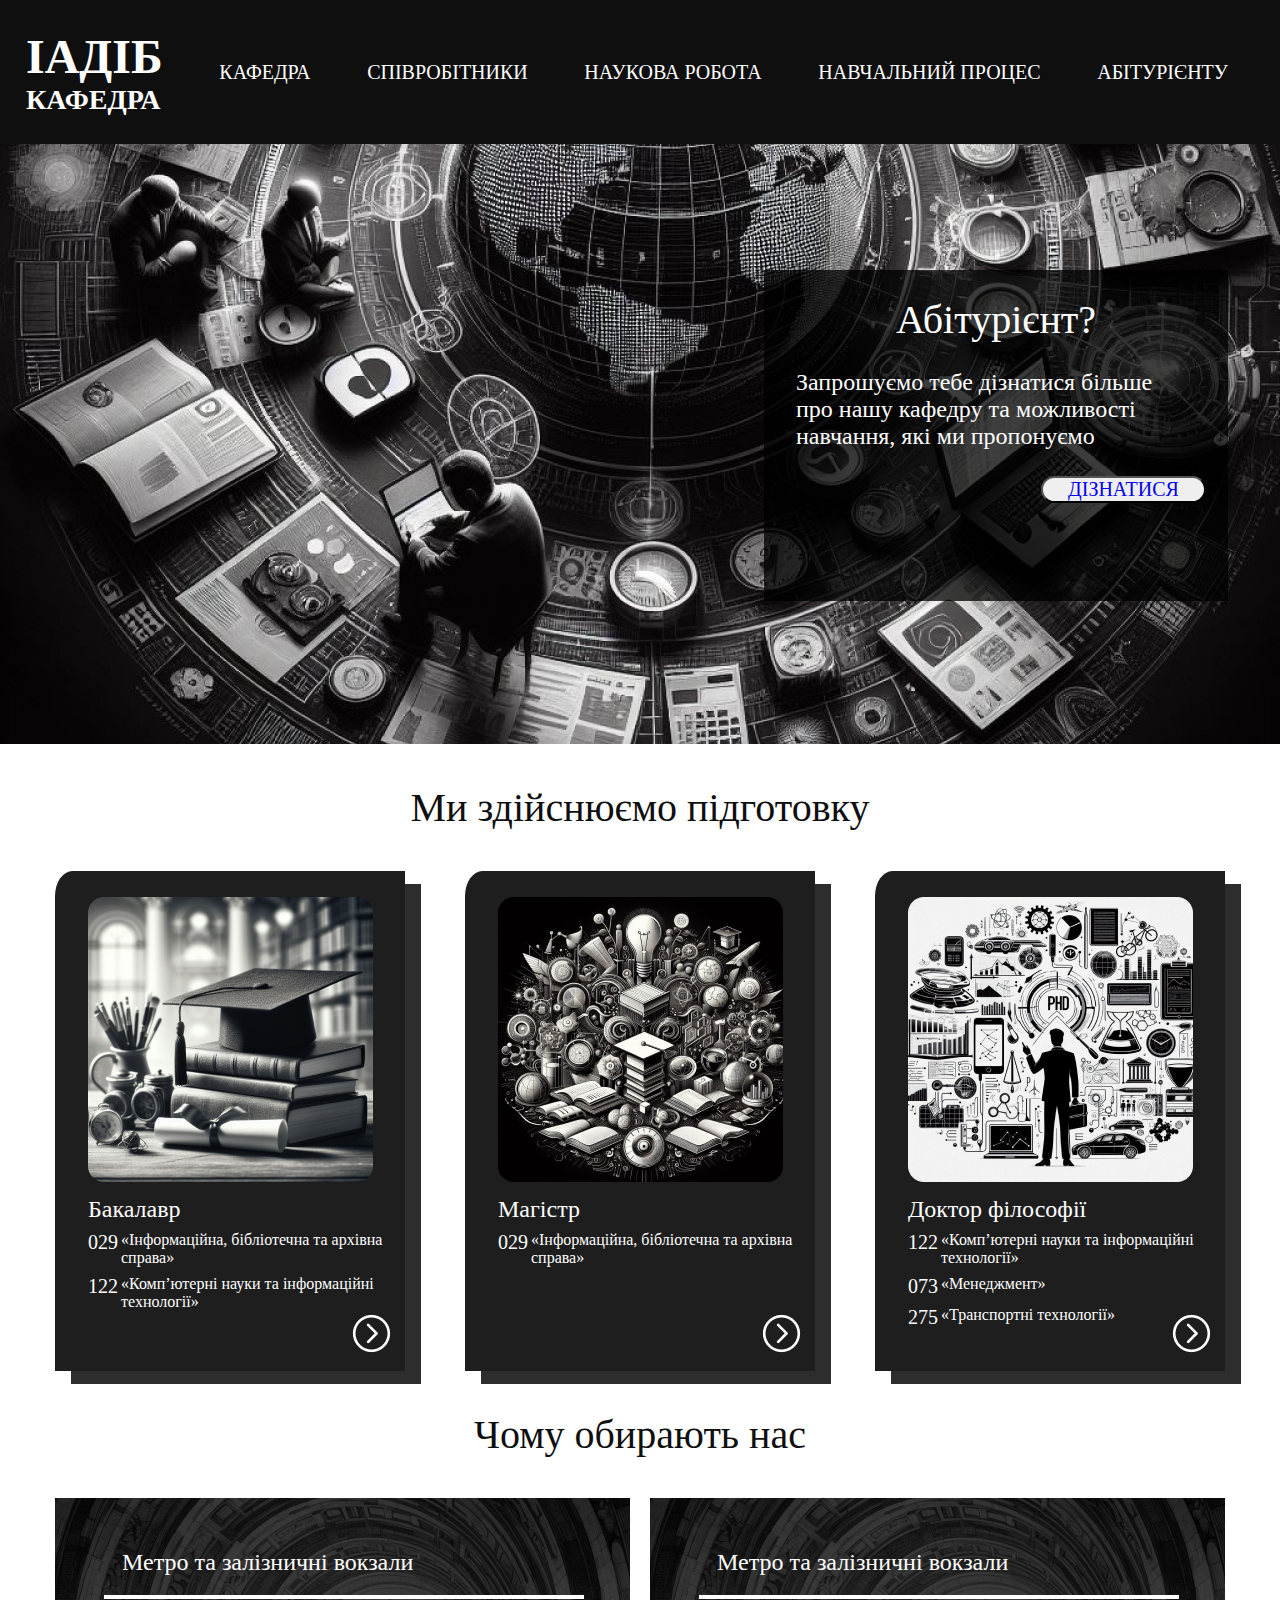
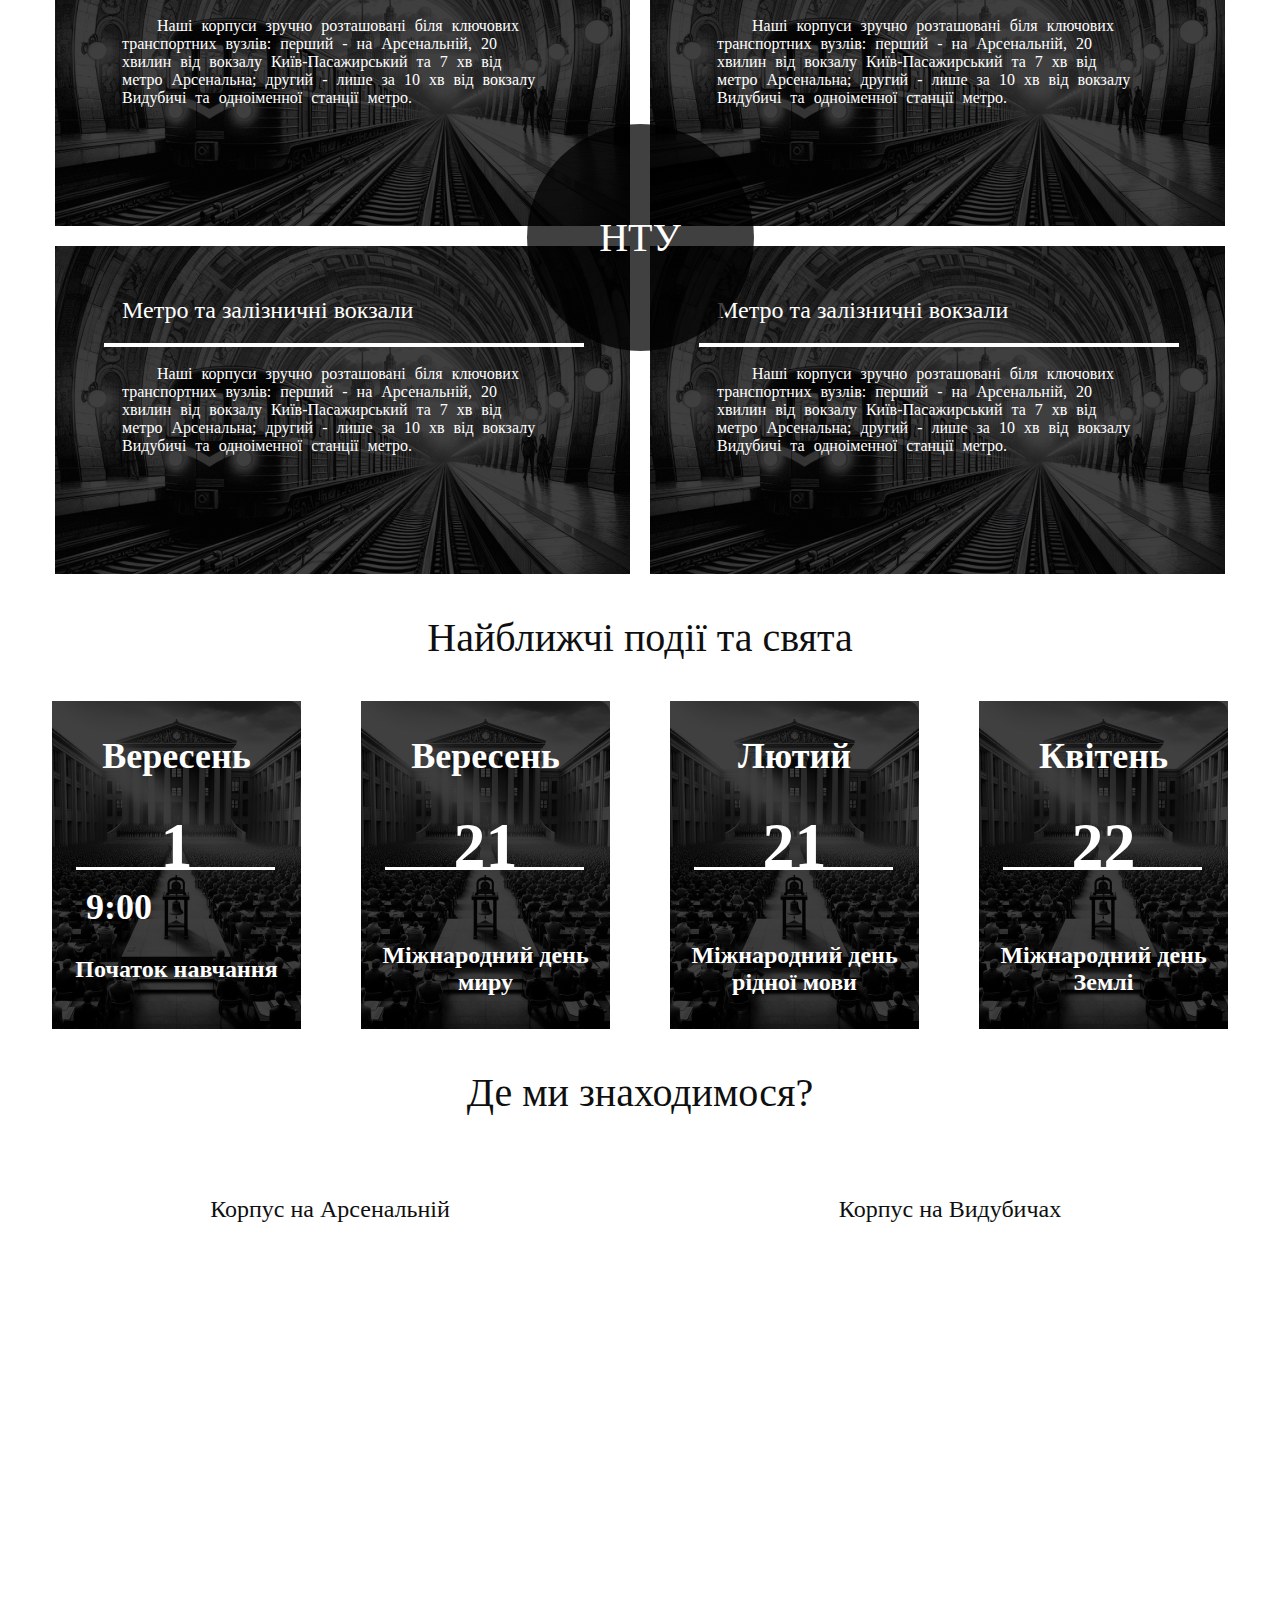
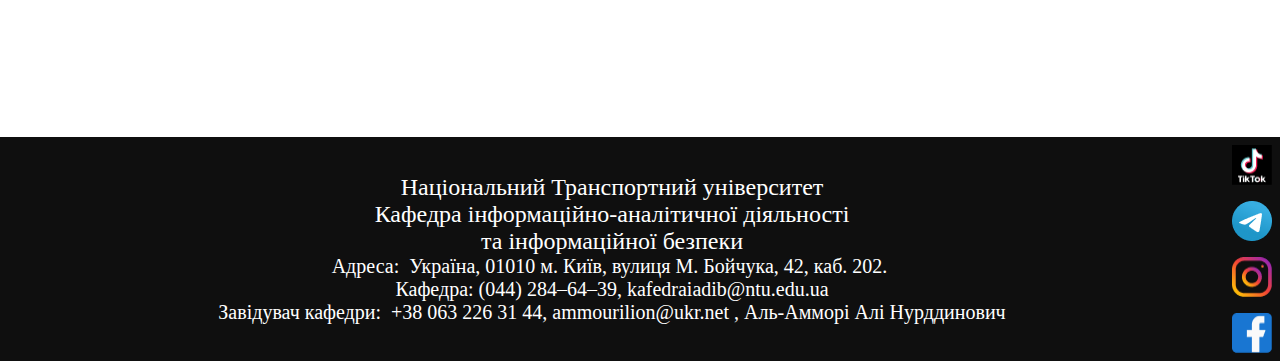
<file: index.html>
<!DOCTYPE html>
<html lang="en">
<head>
    <meta charset="UTF-8">
    <meta name="viewport" content="width=device-width, initial-scale=1.0">
    <title>ІАДІБ Кафедра</title>
    <link rel="stylesheet" href="style.css">
</head>
<body>
    <header class="header">
        <div class="menu">
            <a class="menu__item" href="/index.html"><h1>ІАДІБ</h1> <h3>Кафедра</h3></a> 
            <a class="menu__item" href="">Кафедра</a> 
            <a class="menu__item" href="">Співробітники</a> 
            <a class="menu__item" href="">Наукова робота</a> 
            <a class="menu__item" href="">Навчальний процес</a> 
            <a class="menu__item" href="/abitur.html">Абітурієнту</a> 
        </div>
    </header>
    <main class="main">
        <div class="abitur">
            <div class="message">
                <div class="message__title">Абітурієнт?</div>
                <div class="message__text">Запрошуємо тебе дізнатися більше про нашу кафедру та можливості навчання, які ми
                    пропонуємо</divmessage__text>
                </div>
                <button class="message__button">
                    <a class="message__button--link" href="/abitur.html">ДІЗНАТИСЯ</a>
                </button>
            </div>
        </div>

        <div class="education ">
            <div class="education__title">Ми здійснюємо підготовку</div>
            <div class="education__programs">
                <div class="education__culumn">
                    <div class="item-about">
                        <div class="item-about__icon">
                            <img src="images/bakalavr.png" alt="Бакалавр">
                        </div>
                        <div class="item-about__title">Бакалавр</div>
                        <div class="item-about__text">
                            <div class="item-about__text--number">029 </div>
                            <div class="item-about__text--text">«Інформаційна, бібліотечна
                                та архівна справа»</div>
                        </div>
                        <div class="item-about__text">
                            <div class="item-about__text--number">122</div>
                            <div class="item-about__text--text">«Комп’ютерні науки та
                                інформаційні технології»</div>
                        </div>
                        <a href="/abitur.html" class="item-about__down-icon">
                            <img src="images/nextIcon.png" alt="Перейти">
                        </a>
                    </div>
                </div>

                <div class="education__culumn">
                    <div class="item-about">
                        <div class="item-about__icon">
                            <img src="images/Magistr.png" alt="Магістр">
                        </div>
                        <div class="item-about__title">Магістр</div>
                        <div class="item-about__text">
                            <div class="item-about__text--number">029 </div>
                            <div class="item-about__text--text">«Інформаційна, бібліотечна
                                та архівна справа»</div>
                        </div>
                        <a href="/abitur.html" class="item-about__down-icon">
                            <img src="images/nextIcon.png" alt="Перейти">
                        </a>
                    </div>
                </div>

                <div class="education__culumn">
                    <div class="item-about">
                        <div class="item-about__icon">
                            <img src="images/doctor.png" alt="Доктор філософії">
                        </div>
                        <div class="item-about__title">Доктор філософії</div>
                        <div class="item-about__text">
                            <div class="item-about__text--number">122</div>
                            <div class="item-about__text--text">«Комп’ютерні науки та
                                інформаційні технології»</div>
                        </div>
                        
                        <div class="item-about__text">
                            <div class="item-about__text--number">073 </div>
                            <div class="item-about__text--text">«Менеджмент»</div>
                        </div>
                        <div class="item-about__text">
                            <div class="item-about__text--number">275 </div>
                            <div class="item-about__text--text">«Транспортні технології»</div>
                        </div>
                        <a href="/abitur.html" class="item-about__down-icon">
                            <img src="images/nextIcon.png" alt="Перейти">
                        </a>
                    </div>
                </div>
            </div>
        </div>

        <div class="choose-us">
            <div class="choose-us__title">Чому обирають нас</div>
            <div class="choose-us__advantages">
                <div class="advantages-item">
                    <img class="advantages-item__back-image" src="images/metro.png" alt="">
                    <div class="advantages-item__title">Метро та залізничні вокзали</div>
                    <div class="advantages-item__line"></div>
                    <div class="advantages-item__text">Наші корпуси зручно розташовані біля ключових транспортних вузлів: перший - на Арсенальній, 20 хвилин від вокзалу Київ-Пасажирський та 7 хв від метро Арсенальна; другий - лише за 10 хв від вокзалу Видубичі та одноіменної станції метро.</div>
                </div>

                <div class="advantages-item">
                    <img class="advantages-item__back-image" src="images/metro.png" alt="">
                    <div class="advantages-item__title">Метро та залізничні вокзали</div>
                    <div class="advantages-item__line"></div>
                    <div class="advantages-item__text">Наші корпуси зручно розташовані біля ключових транспортних вузлів: перший - на Арсенальній, 20 хвилин від вокзалу Київ-Пасажирський та 7 хв від метро Арсенальна; другий - лише за 10 хв від вокзалу Видубичі та одноіменної станції метро.</div>
                </div>

                <div class="advantages-item">
                    <img class="advantages-item__back-image" src="images/metro.png" alt="">
                    <div class="advantages-item__title">Метро та залізничні вокзали</div>
                    <div class="advantages-item__line"></div>
                    <div class="advantages-item__text">Наші корпуси зручно розташовані біля ключових транспортних вузлів: перший - на Арсенальній, 20 хвилин від вокзалу Київ-Пасажирський та 7 хв від метро Арсенальна; другий - лише за 10 хв від вокзалу Видубичі та одноіменної станції метро.</div>
                </div>

                <div class="advantages-item">
                    <img class="advantages-item__back-image" src="images/metro.png" alt="">
                    <div class="advantages-item__title">Метро та залізничні вокзали</div>
                    <div class="advantages-item__line"></div>
                    <div class="advantages-item__text">Наші корпуси зручно розташовані біля ключових транспортних вузлів: перший - на Арсенальній, 20 хвилин від вокзалу Київ-Пасажирський та 7 хв від метро Арсенальна; другий - лише за 10 хв від вокзалу Видубичі та одноіменної станції метро.</div>
                </div>
            </div>
            <div class="choose-us__dot">НТУ</div>
            
        </div>

        <div class="events">
            <div class="events__title">Найближчі події та свята</div>
            <div class="events__programs">
                <div class="education__culumn">
                    <div class="item-about">
                        <div class="item-about__title">Вересень</div>
                        <div class="item-about__number">1 </div>
                        <div class="item-about__line"></div>
                        <div class="item-about__time">9:00</div>
                        <div class="box">
                            <div class="item-about__text">Початок навчання</div>
                        </div>
                    </div>
                </div>

                <div class="education__culumn">
                    <div class="item-about">
                        <div class="item-about__title">Вересень</div>
                        <div class="item-about__number">21 </div>
                        <div class="item-about__line"></div>
                        <div class="item-about__time"></div>
                        <div class="box">
                            <div class="item-about__text">Міжнародний день миру</div>
                        </div>
                    </div>
                </div>

                <div class="education__culumn">
                    <div class="item-about">
                        <div class="item-about__title">Лютий</div>
                        <div class="item-about__number">21 </div>
                        <div class="item-about__line"></div>
                        <div class="item-about__time"></div>
                        <div class="box">
                            <div class="item-about__text">Міжнародний день рідної мови</div>
                        </div>
                    </div>
                </div>

                <div class="education__culumn">
                    <div class="item-about">
                        <div class="item-about__title">Квітень</div>
                        <div class="item-about__number">22 </div>
                        <div class="item-about__line"></div>
                        <div class="item-about__time"> </div>
                        <div class="box">
                            <div class="item-about__text">Міжнародний день Землі</div>
                        </div>  
                    </div>
                </div>

            </div>
        </div>

        <div class="whereAreWe">
            <div class="whereAreWe__title">Де ми знаходимося?</div>
            <div class="whereAreWe__sum">
                <div class="whereAreWe__arsenal">
                    <div class="arsenal">Корпус на Арсенальній</div>
                    <iframe src="https://www.google.com/maps/embed?pb=!1m18!1m12!1m3!1d755.4649309418169!2d30.54990839364775!3d50.43977799520259!2m3!1f0!2f0!3f0!3m2!1i1024!2i768!4f13.1!3m3!1m2!1s0x40d4cfa6800aab1f%3A0x480dab17a69b013f!2z0J3QsNGG0LjQvtC90LDQu9GM0L3Ri9C5INCi0YDQsNC90YHQv9C-0YDRgtC90YvQuSDQo9C90LjQstC10YDRgdC40YLQtdGC!5e0!3m2!1sru!2sua!4v1712303904963!5m2!1sru!2sua" width="600" height="450" style="border:0;" allowfullscreen="" loading="lazy" referrerpolicy="no-referrer-when-downgrade"></iframe>
                </div>
                <div class="whereAreWe__vidub">
                    <div class="arsenal">Корпус на Видубичах</div>
                    <iframe src="https://www.google.com/maps/embed?pb=!1m18!1m12!1m3!1d899.0598082223078!2d30.551091680841317!3d50.40523255837014!2m3!1f0!2f0!3f0!3m2!1i1024!2i768!4f13.1!3m3!1m2!1s0x40d4cf5bf65b57a9%3A0xa9568326ab4ebc7d![base64]!5e0!3m2!1sru!2sua!4v1712304071700!5m2!1sru!2sua" width="600" height="450" style="border:0;" allowfullscreen="" loading="lazy" referrerpolicy="no-referrer-when-downgrade"></iframe>
                </div>
            </div>
        </div>

        <div class="footer">
            <div class="footer__text">
                <p class="footer__bold">Національний Транспортний університет</p>
                <p class="footer__bold">Кафедра інформаційно-аналітичної діяльності <br>та інформаційної безпеки</p>
                <p class="footer__thick">Адреса:  Україна, 01010 м. Київ, вулиця М. Бойчука, 42, каб. 202. </p>
                <p class="footer__thick">Кафедра:  (044) 284–64–39, kafedraiadib@ntu.edu.ua</p>
                <p class="footer__thick">Завідувач кафедри:  +38 063 226 31 44, ammourilion@ukr.net , Аль-Амморі Алі Нурддинович</p>
            </div>

            <div class="footer__images">
                <img class="footer__image" src="images/tiktik.png" alt="">
                <img class="footer__image" src="images/telegram.png" alt="">
                <img class="footer__image" src="images/instagram.png" alt="">
                <img class="footer__image" src="images/facebook.png" alt="">
            </div>
        </div>
    </main>
</body>
</html>
</file>
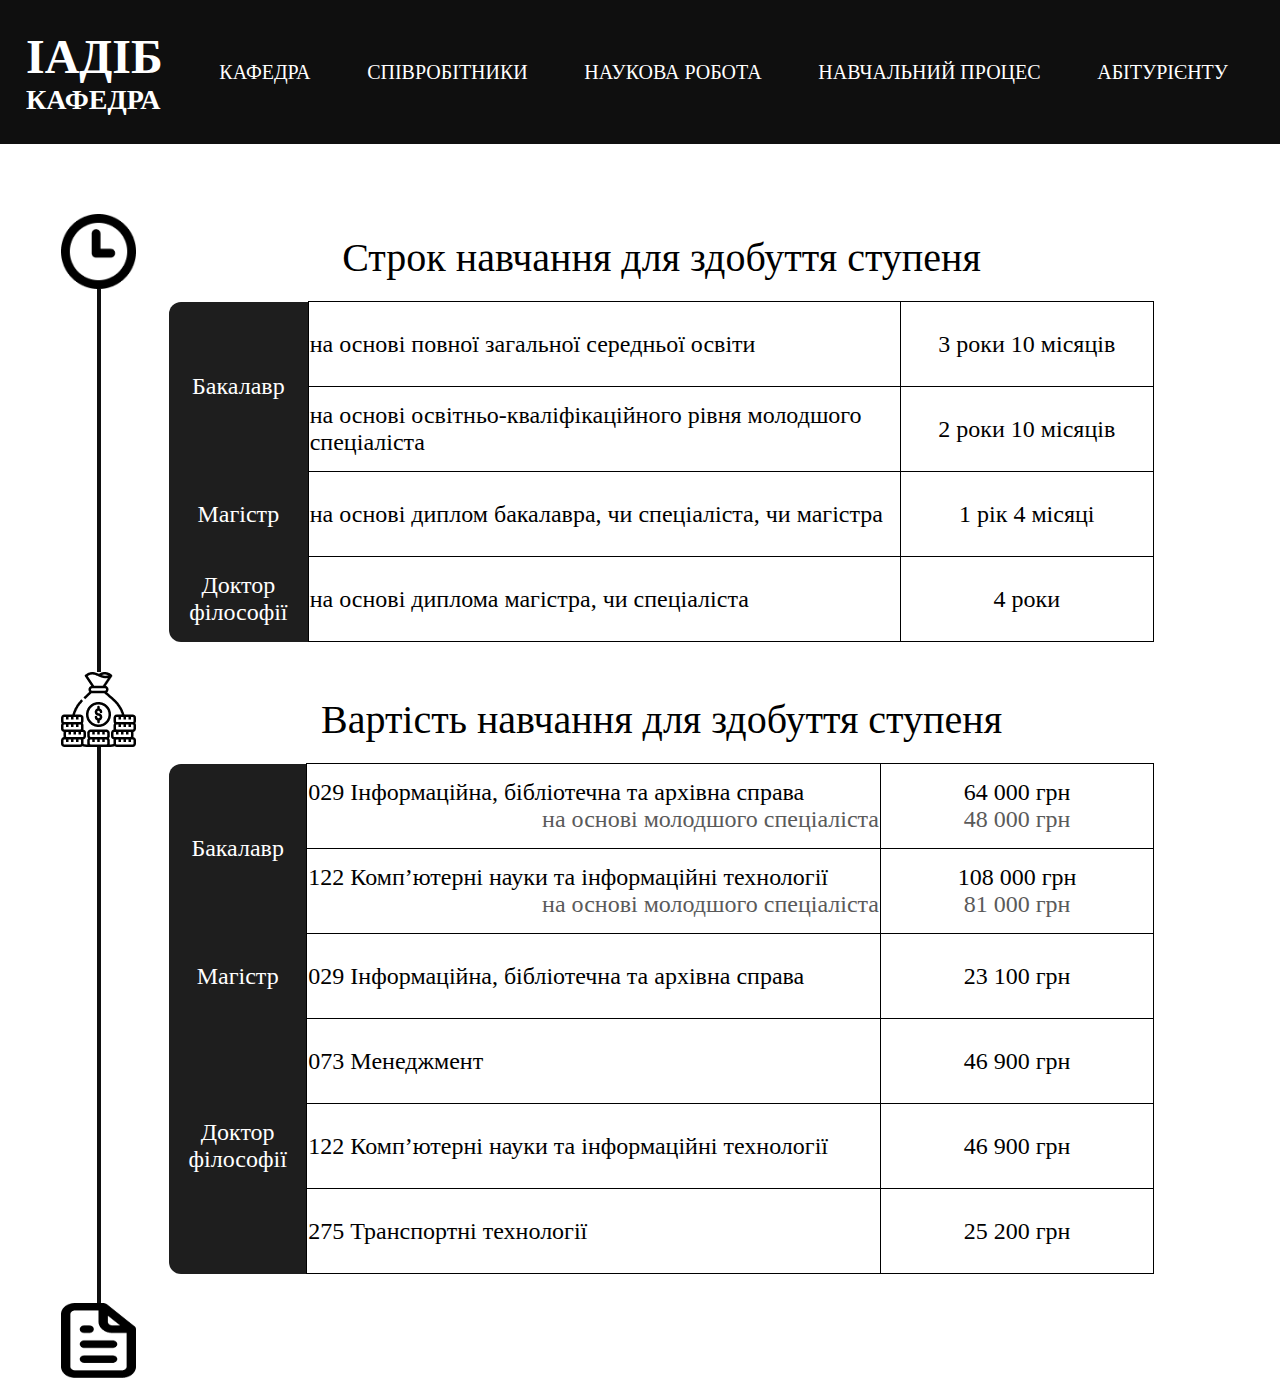
<file: abitur.html>
<!DOCTYPE html>
<html lang="en">
<head>
    <meta charset="UTF-8">
    <meta name="viewport" content="width=device-width, initial-scale=1.0">
    <title>ІАДІБ Кафедра</title>
    <link rel="stylesheet" href="styleAbitur.css">
</head>
<body>
    <header class="header">
        <div class="menu">
            <a class="menu__item" href="/index.html"><h1>ІАДІБ</h1> <h3>Кафедра</h3></a> 
            <a class="menu__item" href="">Кафедра</a> 
            <a class="menu__item" href="">Співробітники</a> 
            <a class="menu__item" href="">Наукова робота</a> 
            <a class="menu__item" href="">Навчальний процес</a> 
            <a class="menu__item" href="">Абітурієнту</a> 
        </div>
    </header>
    <main class="main">
        <div class="requirements">
            <div class="path">
                <img src="/images/term.png" alt="">
                <div class="space1"></div>
                <img src="/images/price.png" alt="">
                <div class="space2"></div>
                <img src="/images/document.png" alt="">
            </div>
            <div class="programs">
                <div class="term">
                    <div class="Title">Строк навчання для здобуття ступеня</div>
                    <table class="termStupin">
                        <tr>
                            <td class="stupin-1" rowspan="2">Бакалавр</td>
                            <td class="name">на основі повної загальної середньої освіти</td>
                            <td class="time">3 роки 10 місяців</td>
                        </tr>
                        <tr>
                            <td class="name">на основі освітньо-кваліфікаційного рівня молодшого спеціаліста</td>
                            <td class="time">2 роки 10 місяців</td>
                        </tr>
                        <tr>
                            <td class="stupin">Магістр</td>
                            <td class="name">на основі диплом бакалавра, чи спеціаліста, чи магістра</td>
                            <td class="time">1 рік 4 місяці</td>
                        </tr>
                        <tr>
                            <td class="stupin-3">Доктор філософії</td>
                            <td class="name">на основі диплома магістра, чи спеціаліста</td>
                            <td class="time">4 роки</td>
                        </tr>
                    </table>
                </div>

                <div class="price">
                    <div class="Title">Вартість навчання для здобуття ступеня</div>
                    <table class="termStupin">
                        <tr>
                            <td class="stupin-1" rowspan="2">Бакалавр</td>
                            <td class="name">029 Інформаційна, бібліотечна та архівна справа <br> <div class="subtext1"> на основі молодшого спеціаліста</div></td>
                            <td class="cost">64 000 грн <br> <div class="subtext">48 000 грн</div></td>
                        </tr>
                        <tr>
                            <td class="name">122 Комп’ютерні науки та інформаційні технології <br> <div class="subtext1"> на основі молодшого спеціаліста</div></td>
                            <td class="cost">108 000 грн <br> <div class="subtext">81 000 грн</div></td>
                        </tr>
                        <tr>
                            <td class="stupin">Магістр</td>
                            <td class="name">029 Інформаційна, бібліотечна та архівна справа</td>
                            <td class="cost">23 100 грн</td>
                        </tr>
                        <tr>
                            <td class="stupin-3" rowspan="3">Доктор філософії</td>
                            <td class="name">073 Менеджмент</td>
                            <td class="cost">46 900 грн</td>
                        </tr>
                        <tr>
                            <td class="name">122 Комп’ютерні науки та інформаційні технології</td>
                            <td class="cost">46 900 грн</td>
                        </tr>
                        <tr>
                            <td class="name">275 Транспортні технології</td>
                            <td class="cost">25 200 грн</td>
                        </tr>
                    </table>
                </div>

                <div class="documents">
                    
                </div>
            </div>
        </div>
    </main>
</body>
</html>
</file>
<file: style.css>
body {
  margin: 0;
}

h1 {
  font-family: "Kyiv*Type Titling";
  color: #FFFFFF;
  font-size: 48px;
  font-weight: 900;
  margin: 0;
  text-transform: uppercase;
}

h3 {
  font-family: "Kyiv*Type Titling";
  color: #FFFFFF;
  font-size: 28px;
  font-weight: 800;
  margin: 0;
  text-transform: uppercase;
}

.header .menu {
  height: 144px;
  background-color: #0f0f0f;
  display: flex;
  flex-direction: row;
  align-items: center;
  justify-content: space-between;
  gap: 30px;
}
.header .menu:first-of-type {
  padding-left: 26px;
}
.header .menu:last-of-type {
  padding-right: 52px;
}
.header .menu__item {
  font-family: "Kyiv*Type Titling";
  font-weight: normal;
  font-size: 20px;
  color: #FFFFFF;
  text-transform: uppercase;
  text-decoration: none;
}

.abitur {
  background-image: url(images/abitur.png);
  width: 100%;
  height: 600px;
  background-size: cover;
  background-position: center bottom;
}
.abitur .message {
  display: flex;
  flex-direction: column;
  position: absolute;
  width: 464px;
  height: 331px;
  margin-left: 764px;
  margin-top: 126px;
  background-color: rgba(0, 0, 0, 0.7490196078);
  align-items: center;
}
.abitur .message__title {
  font-family: "Kyiv*Type Titling";
  color: #FFFFFF;
  font-size: 40px;
  font-weight: normal;
  margin-top: 26px;
}
.abitur .message__text {
  font-family: "Kyiv*Type Titling";
  color: #FFFFFF;
  font-size: 24px;
  font-weight: normal;
  margin-top: 26px;
  margin-left: 32px;
  margin-right: 47px;
}
.abitur .message__button {
  font-family: "Kyiv*Type Titling";
  color: #0f0f0f;
  font-size: 20px;
  font-weight: normal;
  margin-top: 26px;
  margin-left: 255px;
  border-radius: 16px;
  padding: 0 25px;
}
.abitur .message__button--link {
  text-decoration: none;
}

.education {
  height: auto;
  display: flex;
  background-color: #FFFFFF;
  justify-content: center;
  align-items: center;
  flex-direction: column;
}
.education__title {
  font-family: "Kyiv*Type Titling";
  color: #0f0f0f;
  font-size: 40px;
  font-weight: normal;
  margin-top: 40px;
  text-align: center;
  margin-bottom: 40px;
}
.education__programs {
  display: flex;
  justify-content: center;
  gap: 60px;
}
.education__programs .education__culumn .item-about {
  height: 500px;
  width: 350px;
  background-color: #1E1E1E;
  overflow: auto;
  box-shadow: 16px 13px #2D2D2D;
  border-radius: 5% 0% 0% 0%;
  position: relative;
}
.education__programs .education__culumn .item-about__icon {
  margin-top: 26px;
  margin-left: 33px;
}
.education__programs .education__culumn .item-about__title {
  font-family: "Kyiv*Type Titling";
  color: #FFFFFF;
  font-size: 24px;
  font-weight: 500;
  margin-top: 10px;
  margin-left: 33px;
}
.education__programs .education__culumn .item-about__text {
  margin-top: 8px;
  display: flex;
}
.education__programs .education__culumn .item-about__text--number {
  font-family: "Kyiv*Type Titling";
  color: #FFFFFF;
  font-size: 20px;
  font-weight: 300;
  margin-left: 33px;
  margin-right: 3px;
}
.education__programs .education__culumn .item-about__text--text {
  font-family: "Kyiv*Type Titling";
  color: #FFFFFF;
  font-size: 16px;
  font-weight: 300;
}
.education__programs .education__culumn .item-about__down-icon {
  position: absolute;
  bottom: 6px;
  right: 6px;
}

.choose-us {
  height: auto;
  display: flex;
  background-color: #FFFFFF;
  justify-content: center;
  align-items: center;
  flex-direction: column;
  z-index: 1;
}
.choose-us__title {
  font-family: "Kyiv*Type Titling";
  color: #0f0f0f;
  font-size: 40px;
  font-weight: normal;
  margin-top: 40px;
  text-align: center;
  margin-bottom: 40px;
}
.choose-us__dot {
  height: 227px;
  width: 227px;
  background-color: rgba(0, 0, 0, 0.7490196078);
  display: flex;
  border-radius: 50%;
  font-family: "Kyiv*Type Titling";
  color: #FFFFFF;
  font-size: 40px;
  font-weight: 500;
  align-items: center;
  justify-content: center;
  position: absolute;
  z-index: 1;
  margin-top: 130px;
}
.choose-us__advantages {
  display: grid;
  grid-template-columns: auto auto;
  grid-template-rows: 1fr 1fr;
  gap: 20px;
  justify-content: center;
}
.choose-us__advantages .advantages-item {
  position: relative;
  height: 328px;
  width: 575px;
  display: flex;
  z-index: 0;
}
.choose-us__advantages .advantages-item__back-image {
  width: 100%;
}
.choose-us__advantages .advantages-item::before {
  content: "";
  position: absolute;
  width: 100%;
  height: 100%;
  background-color: rgba(0, 0, 0, 0.7490196078);
  z-index: 1;
}
.choose-us__advantages .advantages-item__title {
  font-family: "Kyiv*Type Titling";
  color: #FFFFFF;
  font-size: 24px;
  font-weight: 500;
  margin-top: 51px;
  margin-left: 67px;
  position: absolute;
  z-index: 2;
}
.choose-us__advantages .advantages-item__line {
  border-top: 4px solid #FFFFFF;
  z-index: 2;
  width: 480px;
  margin-top: 97px;
  margin-left: 49px;
  position: absolute;
}
.choose-us__advantages .advantages-item__text {
  font-family: "Kyiv*Type Titling";
  color: #FFFFFF;
  font-size: 16px;
  font-weight: 500;
  position: absolute;
  z-index: 2;
  margin-top: 119px;
  margin-left: 67px;
  margin-right: 90px;
  word-spacing: 5px;
  text-indent: 35px;
}

.events {
  height: auto;
  display: flex;
  background-image: #FFFFFF;
  justify-content: center;
  align-items: center;
  flex-direction: column;
}
.events__title {
  font-family: "Kyiv*Type Titling";
  color: #0f0f0f;
  font-size: 40px;
  font-weight: 500;
  margin-top: 40px;
  text-align: center;
  margin-bottom: 40px;
}
.events__programs {
  display: flex;
  justify-content: center;
  gap: 60px;
}
.events__programs .education__culumn .item-about {
  height: 328px;
  width: 249px;
  background-image: url(images/events-back.png);
  border-radius: 12px 12px 0% 0%;
  position: relative;
  display: flex;
  flex-direction: column;
}
.events__programs .education__culumn .item-about::before {
  content: "";
  position: absolute;
  width: 100%;
  height: 100%;
  background-color: rgba(0, 0, 0, 0.7490196078);
  z-index: 0;
}
.events__programs .education__culumn .item-about__title {
  margin-top: 34px;
  font-size: 36px;
  font-weight: 700;
  font-family: "Inter";
  color: #FFFFFF;
  z-index: 1;
  display: flex;
  justify-content: center;
}
.events__programs .education__culumn .item-about__number {
  margin-top: 32px;
  font-size: 64px;
  font-weight: 700;
  font-family: "Inter";
  color: #FFFFFF;
  z-index: 1;
  display: flex;
  justify-content: center;
}
.events__programs .education__culumn .item-about__line {
  position: relative;
  top: -16px;
  border-top: 3px solid #FFFFFF;
  z-index: 2;
  width: auto;
  margin-left: 24px;
  margin-right: 26px;
}
.events__programs .education__culumn .item-about__time {
  font-size: 36px;
  font-weight: 700;
  font-family: "Inter";
  color: #FFFFFF;
  z-index: 1;
  display: flex;
  margin-left: 34px;
}
.events__programs .education__culumn .item-about .box {
  display: flex;
  height: 100px;
  margin-top: auto;
  justify-content: center;
  text-align: center;
  flex-wrap: wrap;
  align-content: center;
}
.events__programs .education__culumn .item-about__text {
  display: flex;
  margin-bottom: 20px;
  font-size: 24px;
  font-weight: 700;
  font-family: "Inter";
  color: #FFFFFF;
  z-index: 1;
  margin-left: 16px;
  margin-right: 16px;
  justify-content: center;
  text-align: center;
}

.whereAreWe {
  height: auto;
  display: flex;
  background-image: #FFFFFF;
  justify-content: center;
  align-items: center;
  flex-direction: column;
}
.whereAreWe .arsenal {
  font-family: "Kyiv*Type Titling";
  color: #0f0f0f;
  font-size: 24px;
  font-weight: 500;
  margin-top: 40px;
  text-align: center;
  margin-bottom: 40px;
}
.whereAreWe__title {
  font-family: "Kyiv*Type Titling";
  color: #0f0f0f;
  font-size: 40px;
  font-weight: 500;
  margin-top: 40px;
  text-align: center;
  margin-bottom: 40px;
}
.whereAreWe__sum {
  display: flex;
}
.whereAreWe iframe {
  margin: 10px;
}

.footer {
  background-color: #0f0f0f;
  display: flex;
  align-items: center;
  justify-content: flex-end;
}
.footer__bold {
  color: #FFFFFF;
  font-family: "Kyiv*Type Titling";
  font-size: 24px;
  font-weight: 500;
  margin-top: 40px;
  text-align: center;
  margin-bottom: 40px;
  margin-block-start: 0em;
  margin-block-end: 0em;
  margin-inline-start: 0px;
  margin-inline-end: 0px;
}
.footer__thick {
  color: #FFFFFF;
  font-family: "Kyiv*Type Titling";
  font-size: 20px;
  font-weight: 100;
  margin-top: 40px;
  text-align: center;
  margin-bottom: 40px;
  margin-block-start: 0em;
  margin-block-end: 0em;
  margin-inline-start: 0px;
  margin-inline-end: 0px;
}
.footer__image {
  width: 40px;
  height: 40px;
  margin: 8px;
}
.footer__images {
  display: flex;
  justify-content: flex-end;
  flex-direction: column;
}
.footer__text {
  margin: 0 auto;
  display: flex;
  flex-direction: column;
}/*# sourceMappingURL=style.css.map */
</file>
<file: styleAbitur.css>
body {
  margin: 0;
}

h1 {
  font-family: "Kyiv*Type Titling";
  color: #FFFFFF;
  font-size: 48px;
  font-weight: 900;
  margin: 0;
  text-transform: uppercase;
}

h3 {
  font-family: "Kyiv*Type Titling";
  color: #FFFFFF;
  font-size: 28px;
  font-weight: 800;
  margin: 0;
  text-transform: uppercase;
}

.header .menu {
  height: 144px;
  background-color: #0f0f0f;
  display: flex;
  flex-direction: row;
  align-items: center;
  justify-content: space-between;
  gap: 30px;
}
.header .menu:first-of-type {
  padding-left: 26px;
}
.header .menu:last-of-type {
  padding-right: 52px;
}
.header .menu__item {
  font-family: "Kyiv*Type Titling";
  font-weight: normal;
  font-size: 20px;
  color: #FFFFFF;
  text-transform: uppercase;
  text-decoration: none;
}

.requirements {
  display: flex;
  flex-direction: row;
  margin: 0px 61px;
  justify-content: center;
  margin-top: 70px;
}
.requirements .path {
  display: flex;
  flex-direction: column;
  align-items: center;
}
.requirements .path .space1 {
  height: 379px;
  width: 0px;
  border: 2px solid #0f0f0f;
}
.requirements .path .space2 {
  height: 552px;
  width: 0px;
  border: 2px solid #0f0f0f;
}
.requirements .path img {
  width: 75px;
  height: 75px;
}
.requirements .programs {
  font-family: "Kyiv*Type Titling";
}
.requirements .programs .Title {
  font-size: 40px;
  font-weight: 300;
  margin-bottom: 20px;
  margin-top: 20px;
}
.requirements .programs .term {
  display: flex;
  flex-direction: column;
  align-items: center;
  margin-left: 33px;
  margin-right: 65px;
}
.requirements .programs .term .name {
  text-align: left;
  width: 635px;
}
.requirements .programs .term .time {
  text-align: center;
  width: 270px;
}
.requirements .programs .term .termStupin {
  border-radius: 12px;
  border-collapse: collapse;
}
.requirements .programs .term .termStupin td {
  border-collapse: collapse;
  border: 1px solid black;
  font-size: 24px;
  font-weight: 300;
}
.requirements .programs .term .termStupin tr {
  height: 85px;
}
.requirements .programs .term .termStupin .stupin {
  border: none;
  width: 141px;
  background-color: #1E1E1E;
  color: #FFFFFF;
  font-size: 24px;
  font-weight: 300;
  text-align: center;
}
.requirements .programs .term .termStupin .stupin-1 {
  border: none;
  border-radius: 12px 0px 0px 0px;
  background-color: #1E1E1E;
  color: #FFFFFF;
  font-size: 24px;
  font-weight: 300;
  text-align: center;
}
.requirements .programs .term .termStupin .stupin-3 {
  border: none;
  border-radius: 0px 0px 0px 12px;
  background-color: #1E1E1E;
  color: #FFFFFF;
  font-size: 24px;
  font-weight: 300;
  text-align: center;
}
.requirements .programs .price {
  display: flex;
  flex-direction: column;
  align-items: center;
  margin-left: 33px;
  margin-right: 65px;
}
.requirements .programs .price .Title {
  margin-top: 54px;
}
.requirements .programs .price .termStupin {
  border-radius: 12px;
  border-collapse: collapse;
}
.requirements .programs .price .termStupin td {
  border-collapse: collapse;
  border: 1px solid black;
  font-size: 24px;
  font-weight: 300;
}
.requirements .programs .price .termStupin .cost {
  text-align: center;
}
.requirements .programs .price .termStupin .name {
  text-align: left;
  width: 635px;
}
.requirements .programs .price .termStupin tr {
  height: 85px;
}
.requirements .programs .price .termStupin .stupin {
  border: none;
  width: 141px;
  background-color: #1E1E1E;
  color: #FFFFFF;
  font-size: 24px;
  font-weight: 300;
  text-align: center;
}
.requirements .programs .price .termStupin .stupin-1 {
  border: none;
  border-radius: 12px 0px 0px 0px;
  background-color: #1E1E1E;
  color: #FFFFFF;
  font-size: 24px;
  font-weight: 300;
  text-align: center;
}
.requirements .programs .price .termStupin .stupin-3 {
  border: none;
  border-radius: 0px 0px 0px 12px;
  background-color: #1E1E1E;
  color: #FFFFFF;
  font-size: 24px;
  font-weight: 300;
  text-align: center;
}
.requirements .programs .price .termStupin .subtext1 {
  color: #5A5A5A;
  width: auto;
  text-align: end;
}
.requirements .programs .price .termStupin .subtext {
  color: #5A5A5A;
  width: 270px;
  text-align: center;
}/*# sourceMappingURL=styleAbitur.css.map */
</file>
